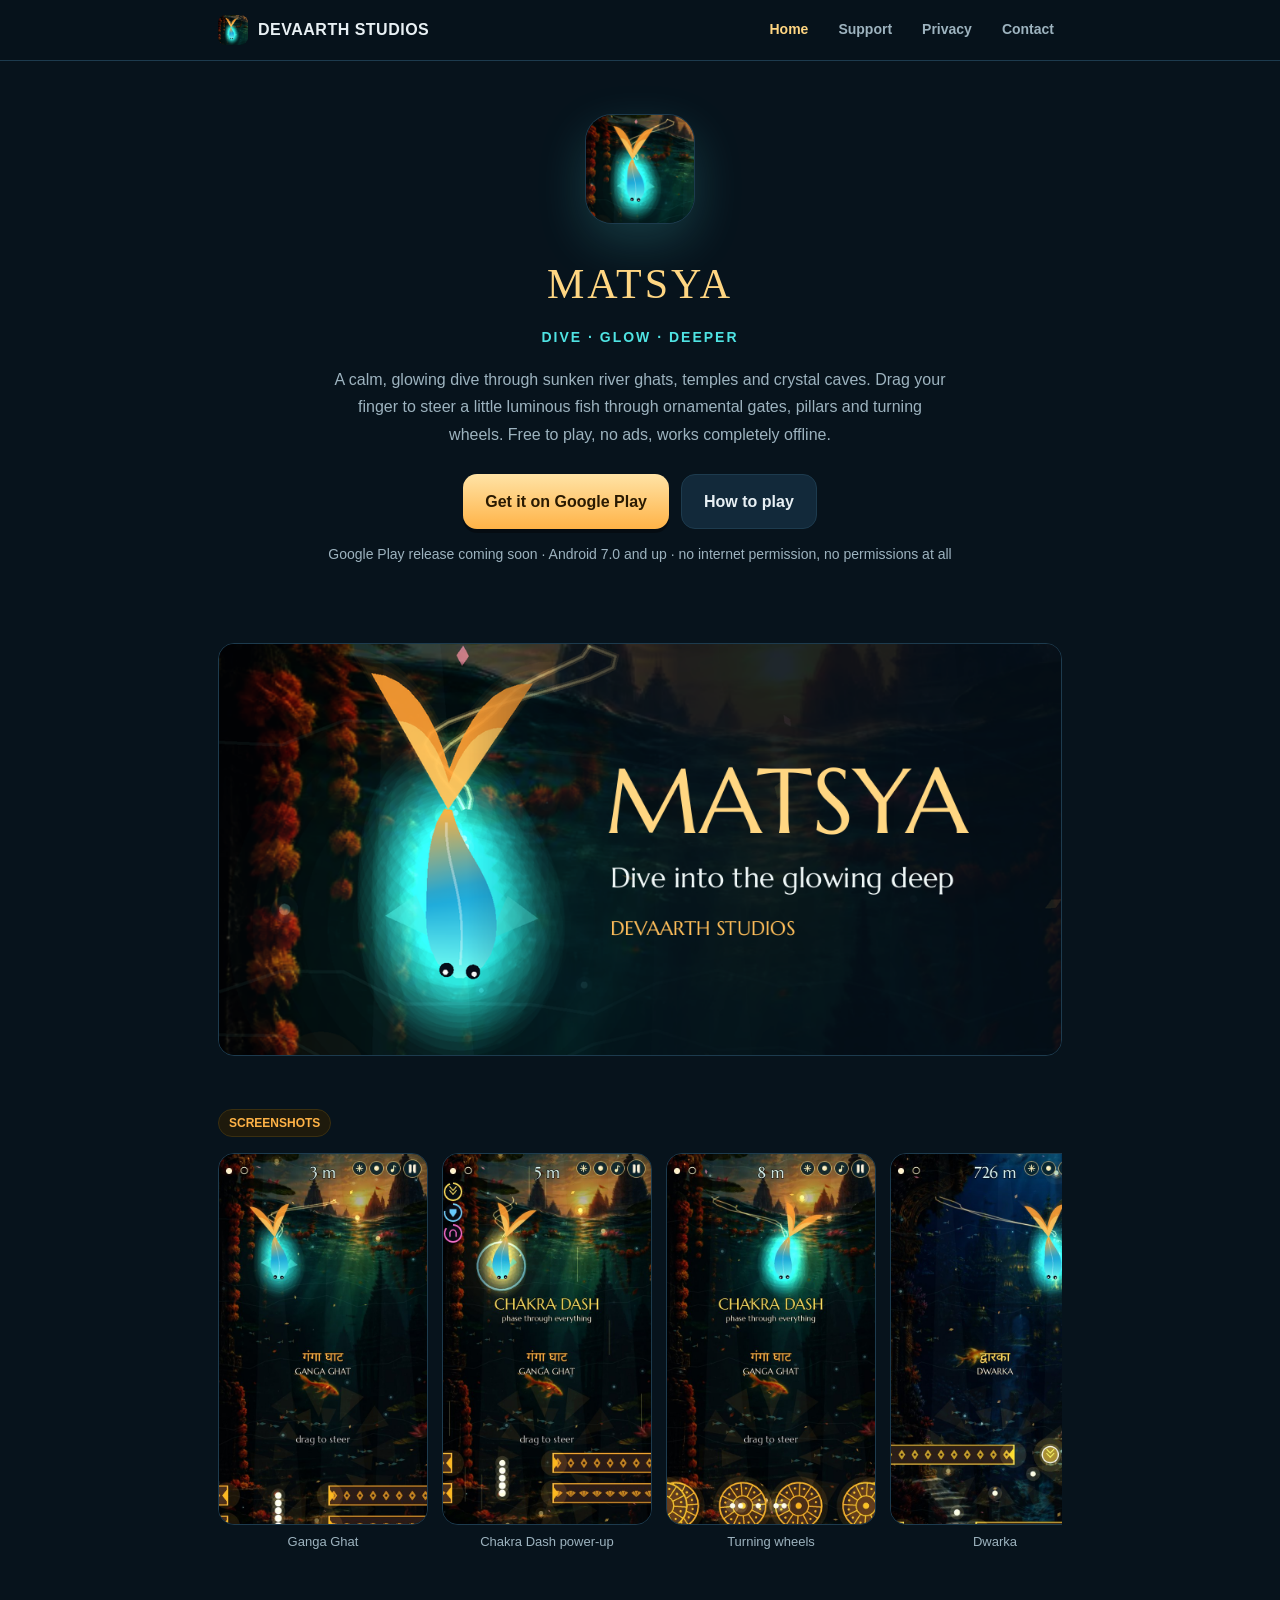
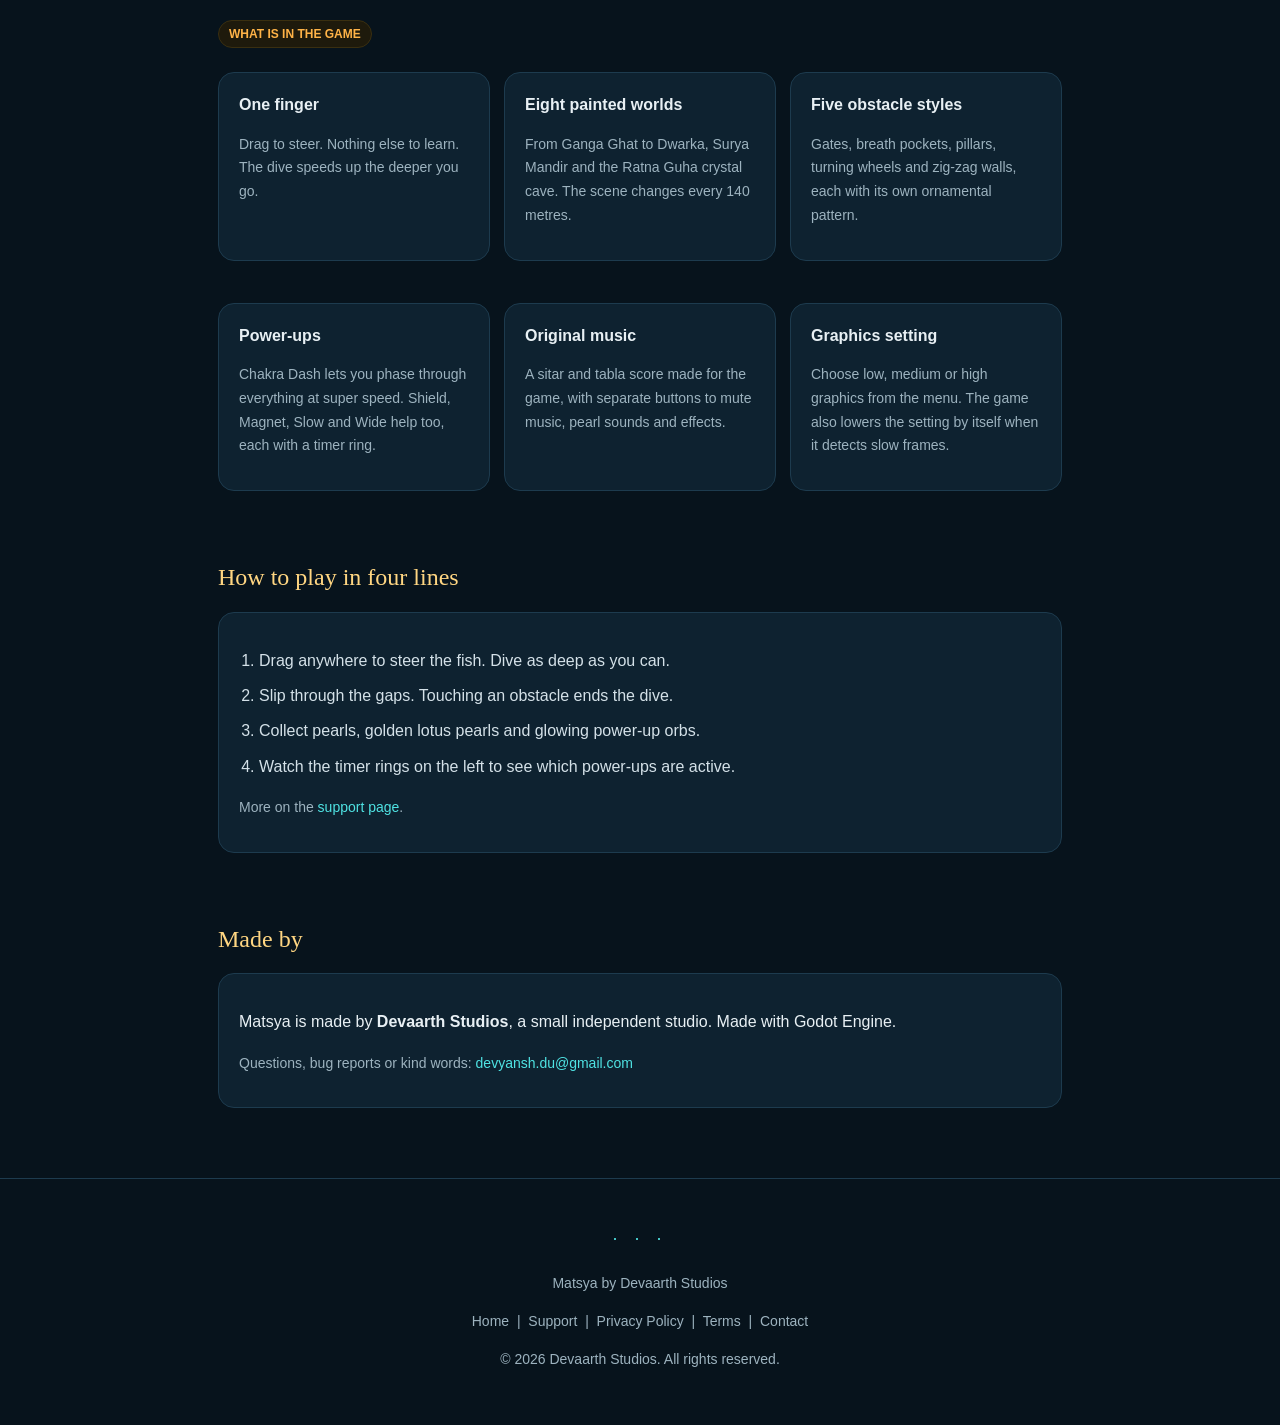
<file: index.html>
<!DOCTYPE html>
<html lang="en">
<head>
<meta charset="utf-8">
<meta name="viewport" content="width=device-width, initial-scale=1">
<title>Matsya by Devaarth Studios</title>
<meta name="description" content="Matsya is a calm one-finger dive through sunken temples and ghats. Steer a glowing fish, collect pearls and power-ups. No ads, plays offline.">
<meta property="og:title" content="Matsya by Devaarth Studios">
<meta property="og:description" content="Matsya is a calm one-finger dive through sunken temples and ghats. Steer a glowing fish, collect pearls and power-ups. No ads, plays offline.">
<meta property="og:image" content="assets/feature.png">
<meta property="og:type" content="website">
<link rel="icon" href="icon.png">
<link rel="stylesheet" href="style.css">
</head>
<body>
<header>
  <nav class="nav">
    <a class="brand" href="index.html"><img src="assets/icon-192.png" alt="Matsya icon"><span class="word">DEVAARTH STUDIOS</span></a>
    <span class="spacer"></span>
    <a class="link active" href="index.html">Home</a>
    <a class="link" href="support.html">Support</a>
    <a class="link" href="privacy.html">Privacy</a>
    <a class="link" href="contact.html">Contact</a>
  </nav>
</header>
<main class="wrap">

  <div class="hero">
    <img class="logo" src="icon.png" alt="Matsya">
    <h1>MATSYA</h1>
    <p class="tagline">DIVE &middot; GLOW &middot; DEEPER</p>
    <p class="lead">A calm, glowing dive through sunken river ghats, temples and crystal caves. Drag your finger to steer a little luminous fish through ornamental gates, pillars and turning wheels. Free to play, no ads, works completely offline.</p>
    <div class="btnrow">
      <a class="btn" href="https://play.google.com/store/apps/details?id=com.devaarthstudios.matsya">Get it on Google Play</a>
      <a class="btn ghost" href="support.html">How to play</a>
    </div>
    <p class="muted">Google Play release coming soon &middot; Android 7.0 and up &middot; no internet permission, no permissions at all</p>
  </div>
  <section><img class="feature" src="assets/feature.png" alt="Matsya feature graphic"></section>
  <section>
    <div class="pill">SCREENSHOTS</div>
    <div class="shots"><figure><img src="assets/shot_play.jpg" alt="Ganga Ghat" loading="lazy"><figcaption>Ganga Ghat</figcaption></figure><figure><img src="assets/shot_powerups.jpg" alt="Chakra Dash power-up" loading="lazy"><figcaption>Chakra Dash power-up</figcaption></figure><figure><img src="assets/shot_wheels.jpg" alt="Turning wheels" loading="lazy"><figcaption>Turning wheels</figcaption></figure><figure><img src="assets/shot_dwarka.jpg" alt="Dwarka" loading="lazy"><figcaption>Dwarka</figcaption></figure><figure><img src="assets/shot_surya.jpg" alt="Surya Mandir" loading="lazy"><figcaption>Surya Mandir</figcaption></figure><figure><img src="assets/shot_guha.jpg" alt="Ratna Guha" loading="lazy"><figcaption>Ratna Guha</figcaption></figure><figure><img src="assets/shot_pause.jpg" alt="Pause and sound icons" loading="lazy"><figcaption>Pause and sound icons</figcaption></figure><figure><img src="assets/shot_over.jpg" alt="The tide turns" loading="lazy"><figcaption>The tide turns</figcaption></figure></div>
  </section>
  <section>
    <div class="pill">WHAT IS IN THE GAME</div>
    <div class="grid">
      <div class="card"><h3>One finger</h3><p class="muted">Drag to steer. Nothing else to learn. The dive speeds up the deeper you go.</p></div>
      <div class="card"><h3>Eight painted worlds</h3><p class="muted">From Ganga Ghat to Dwarka, Surya Mandir and the Ratna Guha crystal cave. The scene changes every 140 metres.</p></div>
      <div class="card"><h3>Five obstacle styles</h3><p class="muted">Gates, breath pockets, pillars, turning wheels and zig-zag walls, each with its own ornamental pattern.</p></div>
      <div class="card"><h3>Power-ups</h3><p class="muted">Chakra Dash lets you phase through everything at super speed. Shield, Magnet, Slow and Wide help too, each with a timer ring.</p></div>
      <div class="card"><h3>Original music</h3><p class="muted">A sitar and tabla score made for the game, with separate buttons to mute music, pearl sounds and effects.</p></div>
      <div class="card"><h3>Graphics setting</h3><p class="muted">Choose low, medium or high graphics from the menu. The game also lowers the setting by itself when it detects slow frames.</p></div>
    </div>
  </section>
  <section>
    <h2>How to play in four lines</h2>
    <div class="card"><ol class="steps">
      <li>Drag anywhere to steer the fish. Dive as deep as you can.</li>
      <li>Slip through the gaps. Touching an obstacle ends the dive.</li>
      <li>Collect pearls, golden lotus pearls and glowing power-up orbs.</li>
      <li>Watch the timer rings on the left to see which power-ups are active.</li>
    </ol><p class="muted">More on the <a href="support.html">support page</a>.</p></div>
  </section>
  <section>
    <h2>Made by</h2>
    <div class="card"><p>Matsya is made by <strong>Devaarth Studios</strong>, a small independent studio. Made with Godot Engine.</p>
    <p class="muted">Questions, bug reports or kind words: <a href="mailto:devyansh.du@gmail.com">devyansh.du@gmail.com</a></p></div>
  </section>

</main>
<footer>
  <div class="wrap">
    <p class="dots">&middot; &middot; &middot;</p>
    <p>Matsya by Devaarth Studios</p>
    <p>
      <a href="index.html">Home</a> &nbsp;|&nbsp;
      <a href="support.html">Support</a> &nbsp;|&nbsp;
      <a href="privacy.html">Privacy Policy</a> &nbsp;|&nbsp;
      <a href="terms.html">Terms</a> &nbsp;|&nbsp;
      <a href="contact.html">Contact</a>
    </p>
    <p class="muted">&copy; 2026 Devaarth Studios. All rights reserved.</p>
  </div>
</footer>
</body>
</html>
</file>
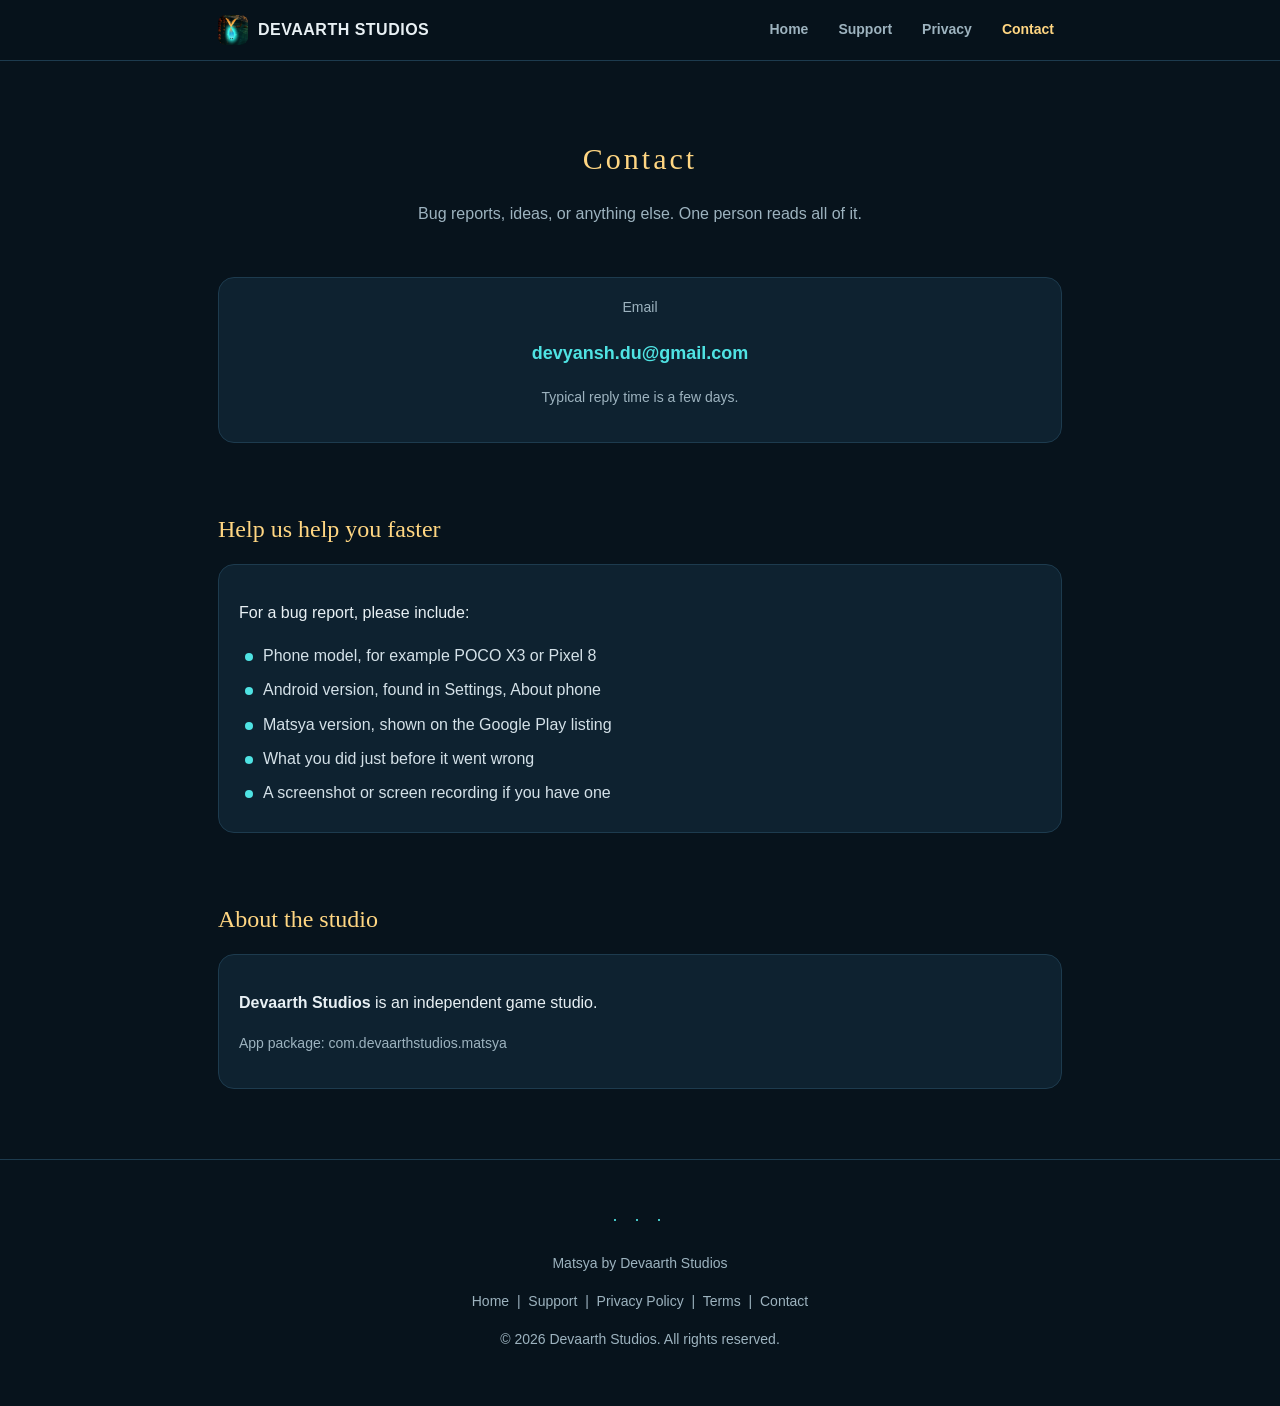
<file: contact.html>
<!DOCTYPE html>
<html lang="en">
<head>
<meta charset="utf-8">
<meta name="viewport" content="width=device-width, initial-scale=1">
<title>Contact - Matsya</title>
<meta name="description" content="Contact Devaarth Studios about Matsya.">
<meta property="og:title" content="Contact - Matsya">
<meta property="og:description" content="Contact Devaarth Studios about Matsya.">
<meta property="og:image" content="assets/feature.png">
<meta property="og:type" content="website">
<link rel="icon" href="icon.png">
<link rel="stylesheet" href="style.css">
</head>
<body>
<header>
  <nav class="nav">
    <a class="brand" href="index.html"><img src="assets/icon-192.png" alt="Matsya icon"><span class="word">DEVAARTH STUDIOS</span></a>
    <span class="spacer"></span>
    <a class="link" href="index.html">Home</a>
    <a class="link" href="support.html">Support</a>
    <a class="link" href="privacy.html">Privacy</a>
    <a class="link active" href="contact.html">Contact</a>
  </nav>
</header>
<main class="wrap">
<div class="hero" style="padding-bottom:10px"><h1 style="font-size:30px">Contact</h1><p class="lead">Bug reports, ideas, or anything else. One person reads all of it.</p></div>
  <section><div class="card" style="text-align:center"><p class="muted" style="margin-top:0">Email</p>
  <p class="mail"><a href="mailto:devyansh.du@gmail.com">devyansh.du@gmail.com</a></p><p class="muted">Typical reply time is a few days.</p></div></section>
  <section><h2>Help us help you faster</h2><div class="card"><p>For a bug report, please include:</p><ul class="clean">
    <li>Phone model, for example POCO X3 or Pixel 8</li><li>Android version, found in Settings, About phone</li>
    <li>Matsya version, shown on the Google Play listing</li><li>What you did just before it went wrong</li>
    <li>A screenshot or screen recording if you have one</li></ul></div></section>
  <section><h2>About the studio</h2><div class="card"><p><strong>Devaarth Studios</strong> is an independent game studio.</p>
  <p class="muted">App package: com.devaarthstudios.matsya</p></div></section>

</main>
<footer>
  <div class="wrap">
    <p class="dots">&middot; &middot; &middot;</p>
    <p>Matsya by Devaarth Studios</p>
    <p>
      <a href="index.html">Home</a> &nbsp;|&nbsp;
      <a href="support.html">Support</a> &nbsp;|&nbsp;
      <a href="privacy.html">Privacy Policy</a> &nbsp;|&nbsp;
      <a href="terms.html">Terms</a> &nbsp;|&nbsp;
      <a href="contact.html">Contact</a>
    </p>
    <p class="muted">&copy; 2026 Devaarth Studios. All rights reserved.</p>
  </div>
</footer>
</body>
</html>
</file>
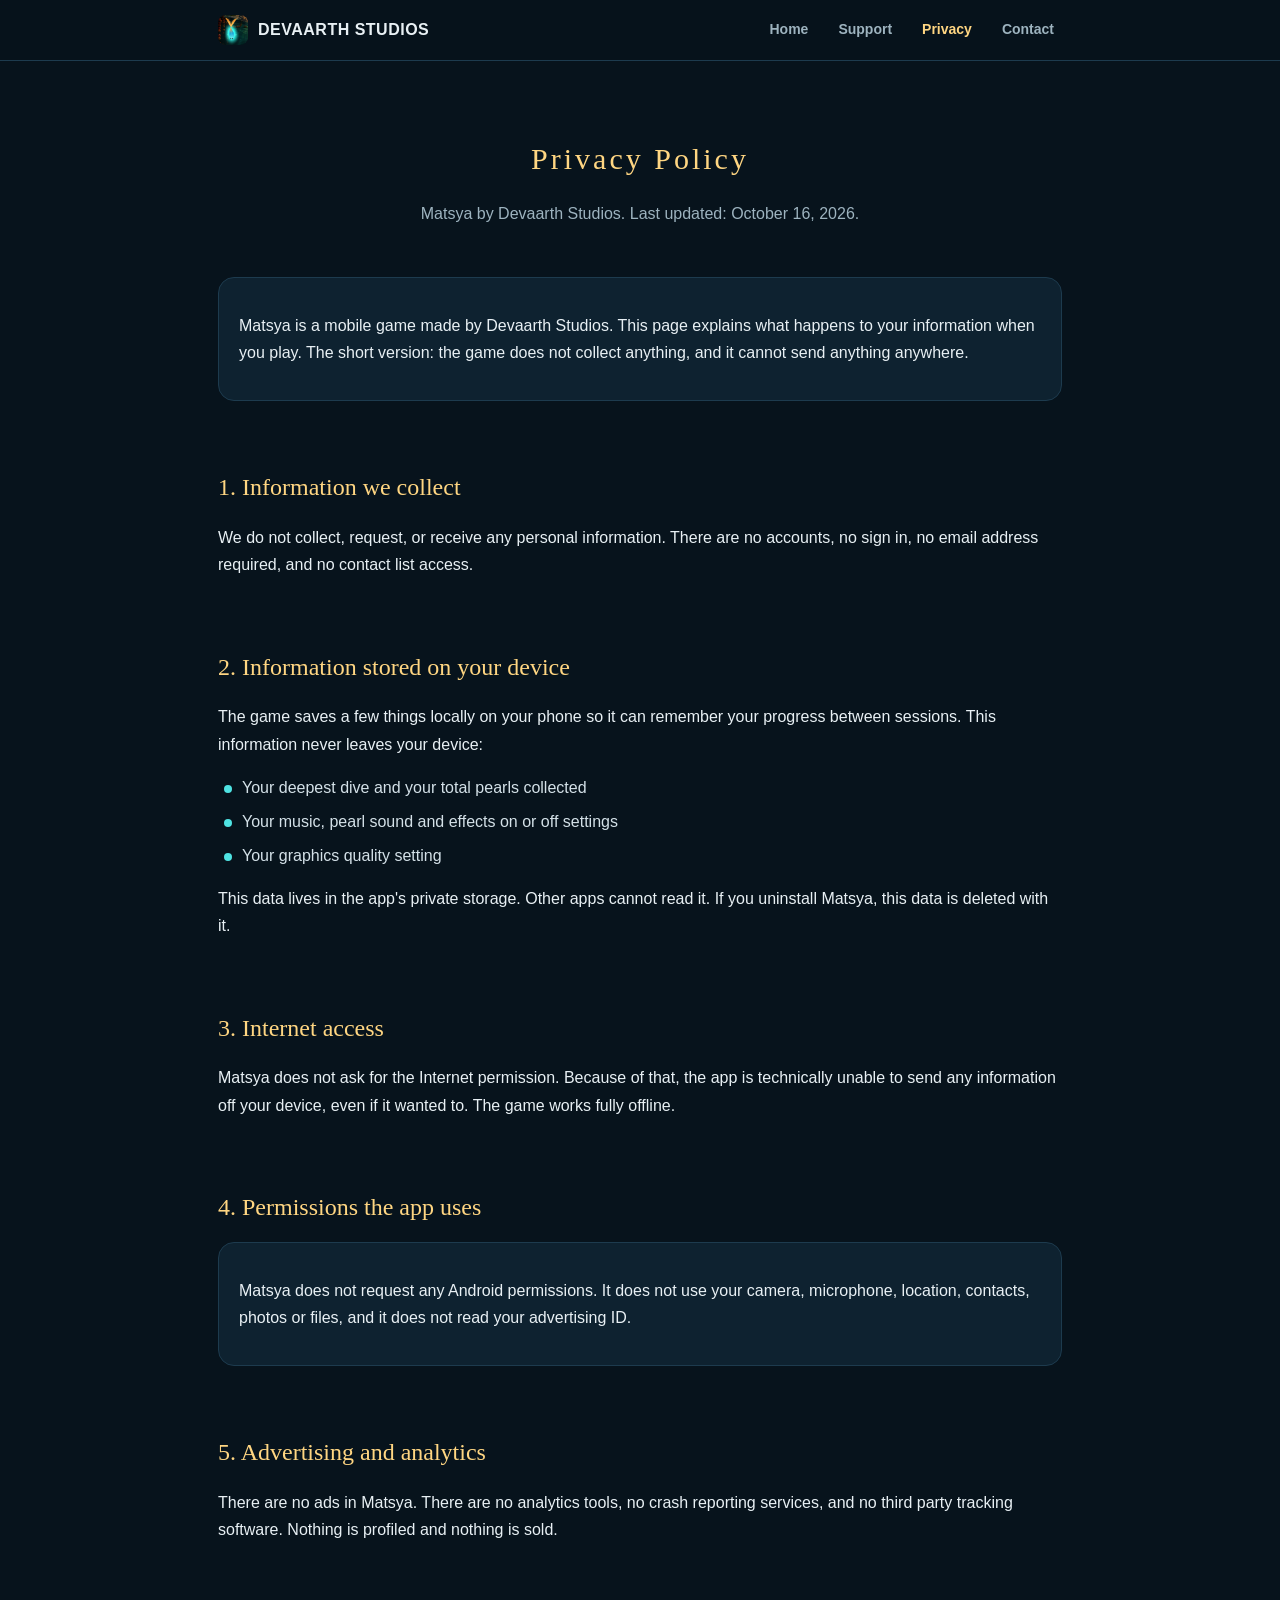
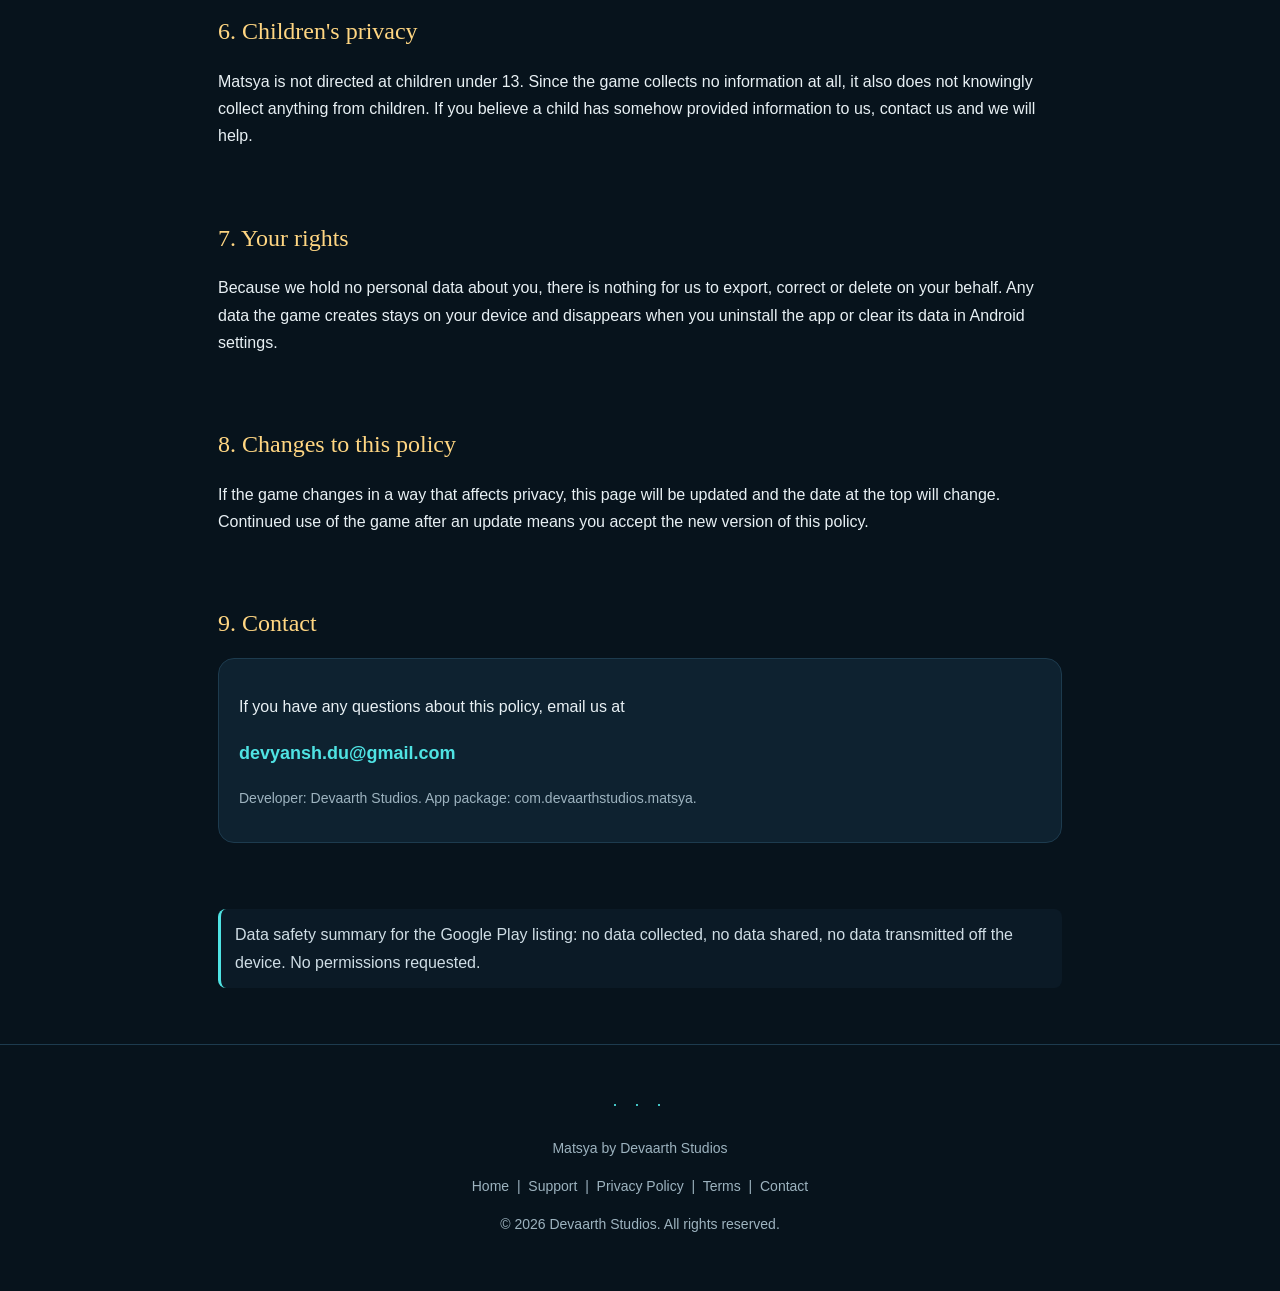
<file: privacy.html>
<!DOCTYPE html>
<html lang="en">
<head>
<meta charset="utf-8">
<meta name="viewport" content="width=device-width, initial-scale=1">
<title>Privacy Policy - Matsya</title>
<meta name="description" content="Privacy policy for Matsya by Devaarth Studios. The game collects no data, has no ads and no internet access.">
<meta property="og:title" content="Privacy Policy - Matsya">
<meta property="og:description" content="Privacy policy for Matsya by Devaarth Studios. The game collects no data, has no ads and no internet access.">
<meta property="og:image" content="assets/feature.png">
<meta property="og:type" content="website">
<link rel="icon" href="icon.png">
<link rel="stylesheet" href="style.css">
</head>
<body>
<header>
  <nav class="nav">
    <a class="brand" href="index.html"><img src="assets/icon-192.png" alt="Matsya icon"><span class="word">DEVAARTH STUDIOS</span></a>
    <span class="spacer"></span>
    <a class="link" href="index.html">Home</a>
    <a class="link" href="support.html">Support</a>
    <a class="link active" href="privacy.html">Privacy</a>
    <a class="link" href="contact.html">Contact</a>
  </nav>
</header>
<main class="wrap">
<div class="hero" style="padding-bottom:10px"><h1 style="font-size:30px">Privacy Policy</h1><p class="lead">Matsya by Devaarth Studios. Last updated: October 16, 2026.</p></div>
  <section><div class="card"><p>Matsya is a mobile game made by Devaarth Studios. This page explains what happens to your information when you play. The short version: the game does not collect anything, and it cannot send anything anywhere.</p></div></section>
  <section><h2>1. Information we collect</h2>
  <p>We do not collect, request, or receive any personal information. There are no accounts, no sign in, no email address required, and no contact list access.</p></section>
  <section><h2>2. Information stored on your device</h2>
  <p>The game saves a few things locally on your phone so it can remember your progress between sessions. This information never leaves your device:</p>
  <ul class="clean"><li>Your deepest dive and your total pearls collected</li><li>Your music, pearl sound and effects on or off settings</li><li>Your graphics quality setting</li></ul>
  <p>This data lives in the app's private storage. Other apps cannot read it. If you uninstall Matsya, this data is deleted with it.</p></section>
  <section><h2>3. Internet access</h2>
  <p>Matsya does not ask for the Internet permission. Because of that, the app is technically unable to send any information off your device, even if it wanted to. The game works fully offline.</p></section>
  <section><h2>4. Permissions the app uses</h2>
  <div class="card"><p>Matsya does not request any Android permissions. It does not use your camera, microphone, location, contacts, photos or files, and it does not read your advertising ID.</p></div></section>
  <section><h2>5. Advertising and analytics</h2>
  <p>There are no ads in Matsya. There are no analytics tools, no crash reporting services, and no third party tracking software. Nothing is profiled and nothing is sold.</p></section>
  <section><h2>6. Children's privacy</h2>
  <p>Matsya is not directed at children under 13. Since the game collects no information at all, it also does not knowingly collect anything from children. If you believe a child has somehow provided information to us, contact us and we will help.</p></section>
  <section><h2>7. Your rights</h2>
  <p>Because we hold no personal data about you, there is nothing for us to export, correct or delete on your behalf. Any data the game creates stays on your device and disappears when you uninstall the app or clear its data in Android settings.</p></section>
  <section><h2>8. Changes to this policy</h2>
  <p>If the game changes in a way that affects privacy, this page will be updated and the date at the top will change. Continued use of the game after an update means you accept the new version of this policy.</p></section>
  <section><h2>9. Contact</h2>
  <div class="card"><p>If you have any questions about this policy, email us at</p>
  <p class="mail"><a href="mailto:devyansh.du@gmail.com">devyansh.du@gmail.com</a></p>
  <p class="muted">Developer: Devaarth Studios. App package: com.devaarthstudios.matsya.</p></div></section>
  <section><div class="note">Data safety summary for the Google Play listing: no data collected, no data shared, no data transmitted off the device. No permissions requested.</div></section>

</main>
<footer>
  <div class="wrap">
    <p class="dots">&middot; &middot; &middot;</p>
    <p>Matsya by Devaarth Studios</p>
    <p>
      <a href="index.html">Home</a> &nbsp;|&nbsp;
      <a href="support.html">Support</a> &nbsp;|&nbsp;
      <a href="privacy.html">Privacy Policy</a> &nbsp;|&nbsp;
      <a href="terms.html">Terms</a> &nbsp;|&nbsp;
      <a href="contact.html">Contact</a>
    </p>
    <p class="muted">&copy; 2026 Devaarth Studios. All rights reserved.</p>
  </div>
</footer>
</body>
</html>
</file>
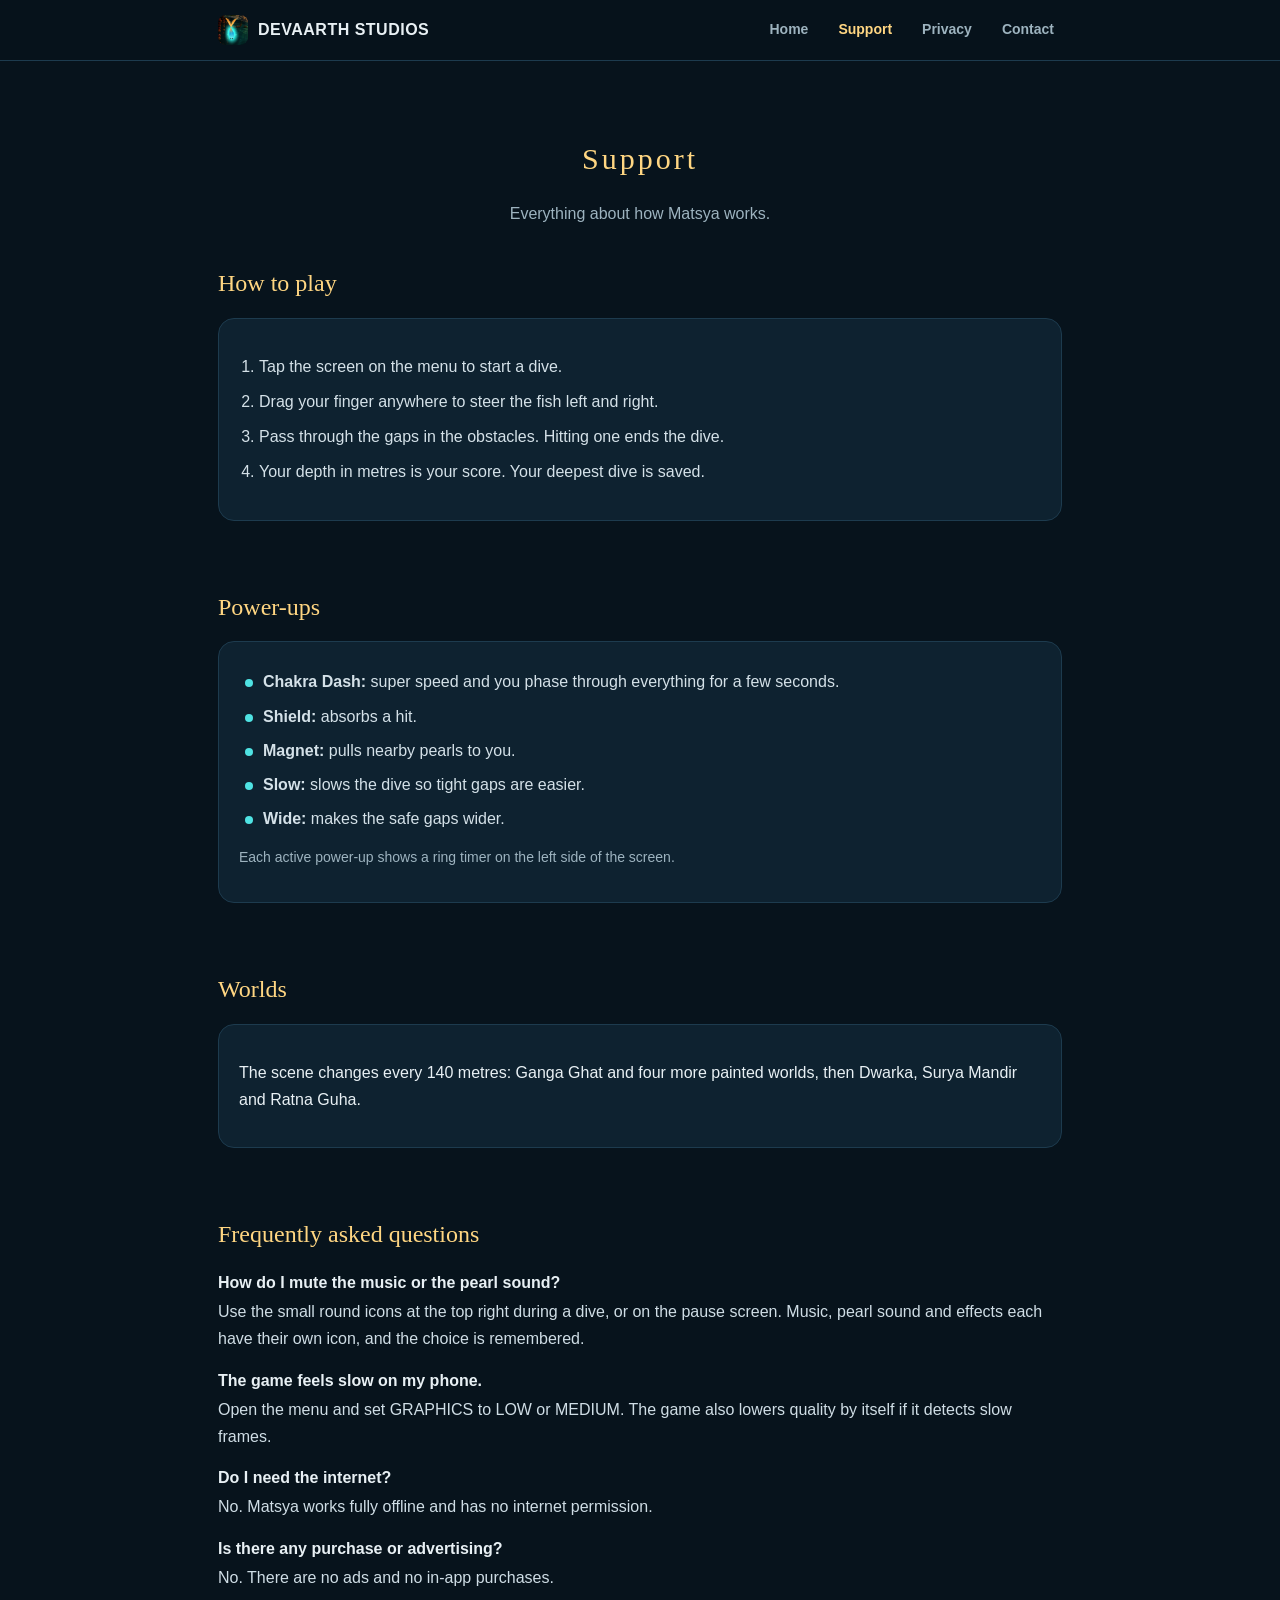
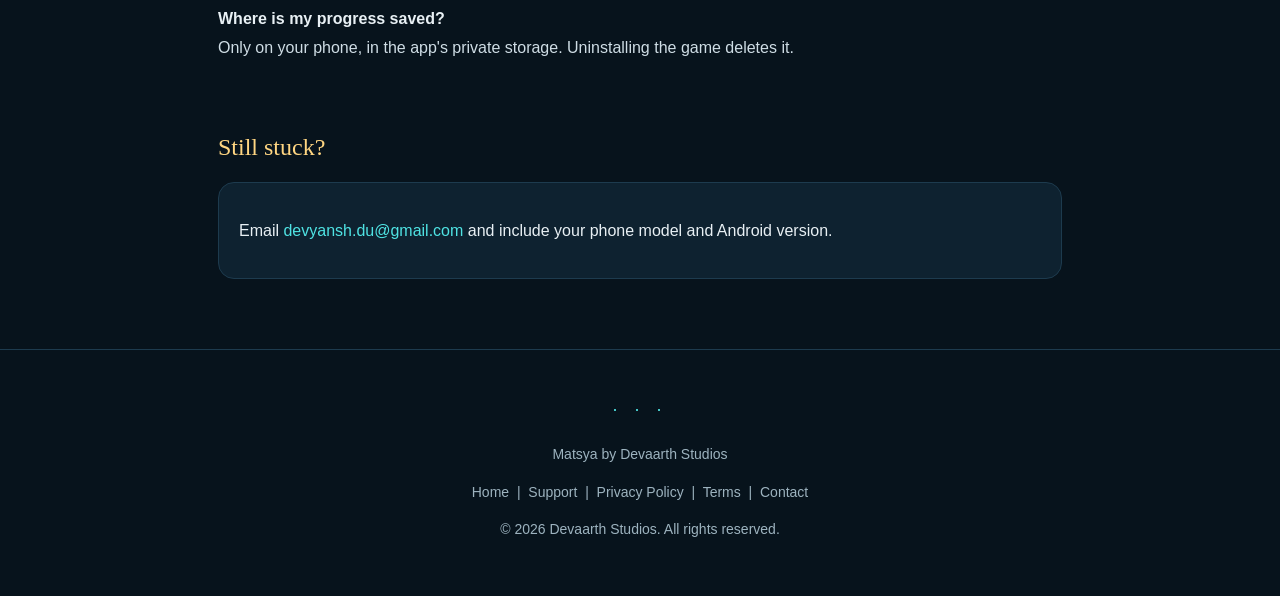
<file: support.html>
<!DOCTYPE html>
<html lang="en">
<head>
<meta charset="utf-8">
<meta name="viewport" content="width=device-width, initial-scale=1">
<title>Support - Matsya</title>
<meta name="description" content="How to play Matsya, power-ups, sound controls and troubleshooting.">
<meta property="og:title" content="Support - Matsya">
<meta property="og:description" content="How to play Matsya, power-ups, sound controls and troubleshooting.">
<meta property="og:image" content="assets/feature.png">
<meta property="og:type" content="website">
<link rel="icon" href="icon.png">
<link rel="stylesheet" href="style.css">
</head>
<body>
<header>
  <nav class="nav">
    <a class="brand" href="index.html"><img src="assets/icon-192.png" alt="Matsya icon"><span class="word">DEVAARTH STUDIOS</span></a>
    <span class="spacer"></span>
    <a class="link" href="index.html">Home</a>
    <a class="link active" href="support.html">Support</a>
    <a class="link" href="privacy.html">Privacy</a>
    <a class="link" href="contact.html">Contact</a>
  </nav>
</header>
<main class="wrap">
<div class="hero" style="padding-bottom:10px"><h1 style="font-size:30px">Support</h1><p class="lead">Everything about how Matsya works.</p></div>
  <section><h2>How to play</h2><div class="card"><ol class="steps">
    <li>Tap the screen on the menu to start a dive.</li>
    <li>Drag your finger anywhere to steer the fish left and right.</li>
    <li>Pass through the gaps in the obstacles. Hitting one ends the dive.</li>
    <li>Your depth in metres is your score. Your deepest dive is saved.</li></ol></div></section>
  <section><h2>Power-ups</h2><div class="card"><ul class="clean">
    <li><strong>Chakra Dash:</strong> super speed and you phase through everything for a few seconds.</li>
    <li><strong>Shield:</strong> absorbs a hit.</li>
    <li><strong>Magnet:</strong> pulls nearby pearls to you.</li>
    <li><strong>Slow:</strong> slows the dive so tight gaps are easier.</li>
    <li><strong>Wide:</strong> makes the safe gaps wider.</li></ul>
    <p class="muted">Each active power-up shows a ring timer on the left side of the screen.</p></div></section>
  <section><h2>Worlds</h2><div class="card"><p>The scene changes every 140 metres: Ganga Ghat and four more painted worlds, then Dwarka, Surya Mandir and Ratna Guha.</p></div></section>
  <section><h2>Frequently asked questions</h2>
    <div class="qa"><div class="q">How do I mute the music or the pearl sound?</div><div class="a">Use the small round icons at the top right during a dive, or on the pause screen. Music, pearl sound and effects each have their own icon, and the choice is remembered.</div></div>
    <div class="qa"><div class="q">The game feels slow on my phone.</div><div class="a">Open the menu and set GRAPHICS to LOW or MEDIUM. The game also lowers quality by itself if it detects slow frames.</div></div>
    <div class="qa"><div class="q">Do I need the internet?</div><div class="a">No. Matsya works fully offline and has no internet permission.</div></div>
    <div class="qa"><div class="q">Is there any purchase or advertising?</div><div class="a">No. There are no ads and no in-app purchases.</div></div>
    <div class="qa"><div class="q">Where is my progress saved?</div><div class="a">Only on your phone, in the app's private storage. Uninstalling the game deletes it.</div></div></section>
  <section><h2>Still stuck?</h2><div class="card"><p>Email <a href="mailto:devyansh.du@gmail.com">devyansh.du@gmail.com</a> and include your phone model and Android version.</p></div></section>

</main>
<footer>
  <div class="wrap">
    <p class="dots">&middot; &middot; &middot;</p>
    <p>Matsya by Devaarth Studios</p>
    <p>
      <a href="index.html">Home</a> &nbsp;|&nbsp;
      <a href="support.html">Support</a> &nbsp;|&nbsp;
      <a href="privacy.html">Privacy Policy</a> &nbsp;|&nbsp;
      <a href="terms.html">Terms</a> &nbsp;|&nbsp;
      <a href="contact.html">Contact</a>
    </p>
    <p class="muted">&copy; 2026 Devaarth Studios. All rights reserved.</p>
  </div>
</footer>
</body>
</html>
</file>
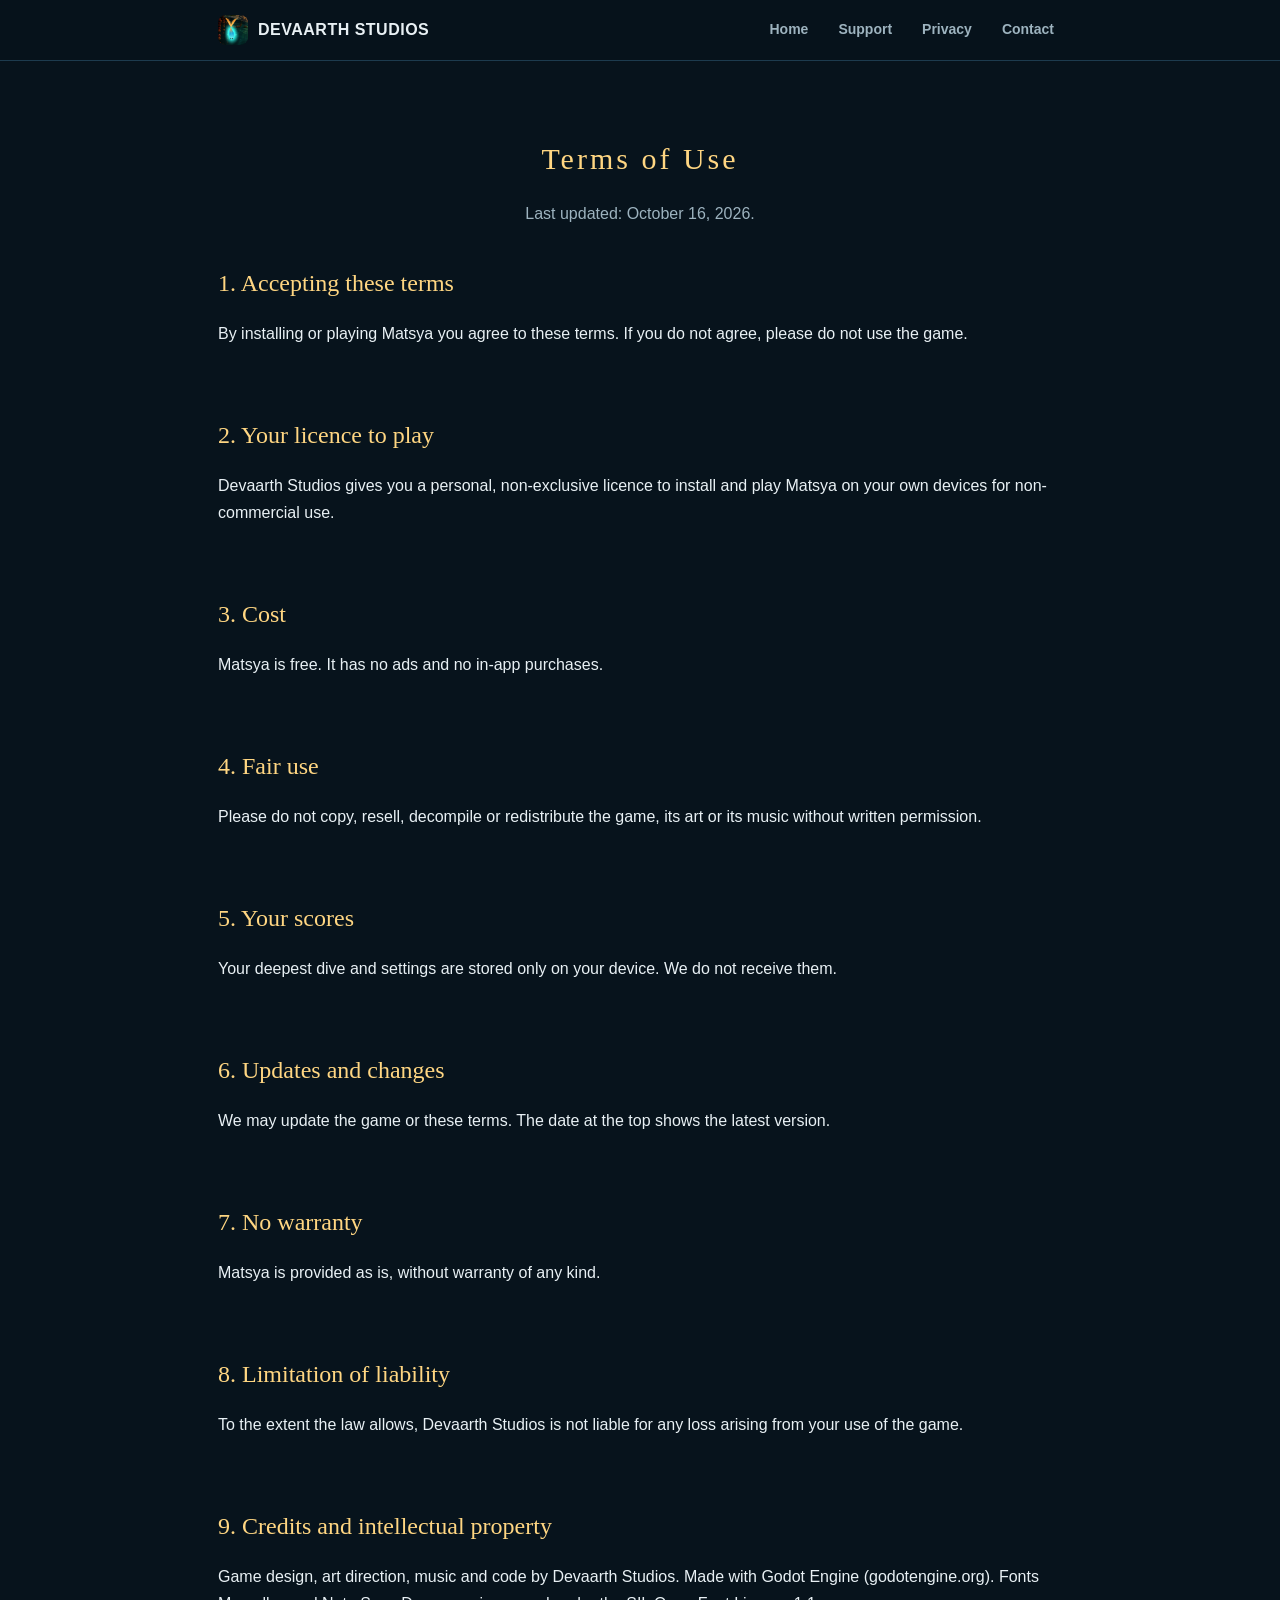
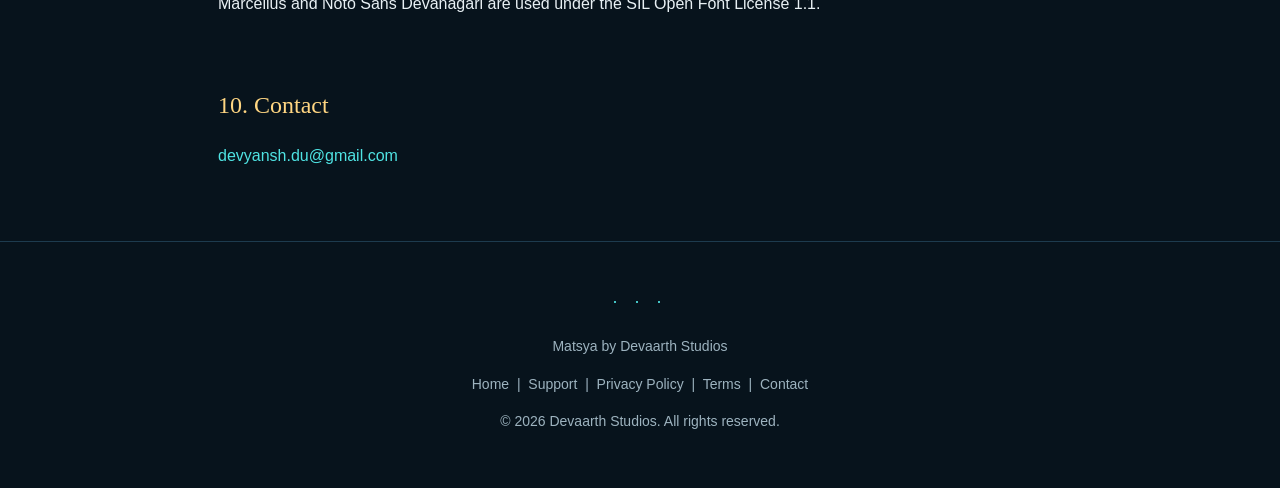
<file: terms.html>
<!DOCTYPE html>
<html lang="en">
<head>
<meta charset="utf-8">
<meta name="viewport" content="width=device-width, initial-scale=1">
<title>Terms of Use - Matsya</title>
<meta name="description" content="Terms of use for Matsya by Devaarth Studios.">
<meta property="og:title" content="Terms of Use - Matsya">
<meta property="og:description" content="Terms of use for Matsya by Devaarth Studios.">
<meta property="og:image" content="assets/feature.png">
<meta property="og:type" content="website">
<link rel="icon" href="icon.png">
<link rel="stylesheet" href="style.css">
</head>
<body>
<header>
  <nav class="nav">
    <a class="brand" href="index.html"><img src="assets/icon-192.png" alt="Matsya icon"><span class="word">DEVAARTH STUDIOS</span></a>
    <span class="spacer"></span>
    <a class="link" href="index.html">Home</a>
    <a class="link" href="support.html">Support</a>
    <a class="link" href="privacy.html">Privacy</a>
    <a class="link" href="contact.html">Contact</a>
  </nav>
</header>
<main class="wrap">
<div class="hero" style="padding-bottom:10px"><h1 style="font-size:30px">Terms of Use</h1><p class="lead">Last updated: October 16, 2026.</p></div>
  <section><h2>1. Accepting these terms</h2><p>By installing or playing Matsya you agree to these terms. If you do not agree, please do not use the game.</p></section>
  <section><h2>2. Your licence to play</h2><p>Devaarth Studios gives you a personal, non-exclusive licence to install and play Matsya on your own devices for non-commercial use.</p></section>
  <section><h2>3. Cost</h2><p>Matsya is free. It has no ads and no in-app purchases.</p></section>
  <section><h2>4. Fair use</h2><p>Please do not copy, resell, decompile or redistribute the game, its art or its music without written permission.</p></section>
  <section><h2>5. Your scores</h2><p>Your deepest dive and settings are stored only on your device. We do not receive them.</p></section>
  <section><h2>6. Updates and changes</h2><p>We may update the game or these terms. The date at the top shows the latest version.</p></section>
  <section><h2>7. No warranty</h2><p>Matsya is provided as is, without warranty of any kind.</p></section>
  <section><h2>8. Limitation of liability</h2><p>To the extent the law allows, Devaarth Studios is not liable for any loss arising from your use of the game.</p></section>
  <section><h2>9. Credits and intellectual property</h2><p>Game design, art direction, music and code by Devaarth Studios. Made with Godot Engine (godotengine.org). Fonts Marcellus and Noto Sans Devanagari are used under the SIL Open Font License 1.1.</p></section>
  <section><h2>10. Contact</h2><p><a href="mailto:devyansh.du@gmail.com">devyansh.du@gmail.com</a></p></section>

</main>
<footer>
  <div class="wrap">
    <p class="dots">&middot; &middot; &middot;</p>
    <p>Matsya by Devaarth Studios</p>
    <p>
      <a href="index.html">Home</a> &nbsp;|&nbsp;
      <a href="support.html">Support</a> &nbsp;|&nbsp;
      <a href="privacy.html">Privacy Policy</a> &nbsp;|&nbsp;
      <a href="terms.html">Terms</a> &nbsp;|&nbsp;
      <a href="contact.html">Contact</a>
    </p>
    <p class="muted">&copy; 2026 Devaarth Studios. All rights reserved.</p>
  </div>
</footer>
</body>
</html>
</file>
<file: style.css>
:root{--bg:#07131c;--bg2:#0c1e2b;--card:#0e2230;--line:#1d3b4e;--text:#e8f0f4;--dim:#9db3bf;--teal:#4fe3e3;--gold:#ffd682;--amber:#ffb347;}
*{box-sizing:border-box}
html{scroll-behavior:smooth}
body{margin:0;background:var(--bg);color:var(--text);font:16px/1.7 -apple-system,"Segoe UI",Roboto,Arial,sans-serif;-webkit-font-smoothing:antialiased}
a{color:var(--teal);text-decoration:none}
a:hover{text-decoration:underline}
.wrap{max-width:880px;margin:0 auto;padding:0 18px}
header{position:sticky;top:0;z-index:20;background:rgba(7,19,28,.92);border-bottom:1px solid var(--line);backdrop-filter:blur(8px)}
.nav{display:flex;align-items:center;gap:14px;max-width:880px;margin:0 auto;padding:12px 18px;flex-wrap:wrap}
.brand{display:flex;align-items:center;gap:10px;font-weight:800;letter-spacing:.5px;color:var(--text);white-space:nowrap}
.brand img{width:30px;height:30px;border-radius:8px}
.nav .spacer{flex:1}
.nav a.link{color:var(--dim);font-size:14px;font-weight:600;padding:6px 8px;border-radius:8px}
.nav a.link:hover{color:var(--text);background:#12293a;text-decoration:none}
.nav a.link.active{color:var(--gold)}
.hero{padding:54px 0 30px;text-align:center}
.hero img.logo{width:108px;height:108px;border-radius:26px;box-shadow:0 0 0 1px var(--line),0 18px 50px rgba(79,227,227,.2)}
h1{font-family:Georgia,"Times New Roman",serif;font-size:42px;margin:18px 0 6px;letter-spacing:3px;font-weight:normal;color:var(--gold)}
.tagline{color:var(--teal);font-weight:700;letter-spacing:2px;font-size:14px;margin:0}
.lead{color:var(--dim);max-width:620px;margin:16px auto 0}
.btnrow{display:flex;gap:12px;justify-content:center;flex-wrap:wrap;margin:26px 0 8px}
.btn{display:inline-flex;align-items:center;gap:8px;background:linear-gradient(180deg,#ffe3a6,var(--amber));color:#2a1a02;font-weight:800;padding:13px 22px;border-radius:14px;box-shadow:0 4px 0 rgba(0,0,0,.35)}
.btn:hover{text-decoration:none;filter:brightness(1.05)}
.btn.ghost{background:#12293a;color:var(--text);border:1px solid var(--line);box-shadow:none}
section{padding:26px 0}
h2{font-family:Georgia,"Times New Roman",serif;font-weight:normal;font-size:24px;margin:0 0 12px;color:var(--gold)}
h3{font-size:16px;margin:22px 0 6px}
.card{background:var(--card);border:1px solid var(--line);border-radius:16px;padding:18px 20px;margin:14px 0}
.card h3{margin-top:0}
.grid{display:grid;grid-template-columns:repeat(auto-fit,minmax(240px,1fr));gap:14px}
ul.clean{list-style:none;padding-left:0;margin:8px 0}
ul.clean li{padding-left:24px;position:relative;margin:7px 0;color:#d4e1e8}
ul.clean li::before{content:"";position:absolute;left:6px;top:11px;width:8px;height:8px;border-radius:50%;background:var(--teal)}
ol.steps{padding-left:20px;color:#d4e1e8}
ol.steps li{margin:8px 0}
.pill{display:inline-block;font-size:12px;font-weight:700;color:var(--amber);border:1px solid #3a2f10;background:#1e1a0c;padding:3px 10px;border-radius:999px;margin-bottom:10px}
.muted{color:var(--dim);font-size:14px}
.note{background:#0b1a26;border-left:3px solid var(--teal);border-radius:8px;padding:12px 14px;color:#cfdde5}
.qa{margin:14px 0}.qa .q{font-weight:700}.qa .a{color:#cfdde5;margin-top:2px}
.mail{font-size:18px;font-weight:700;word-break:break-all}
.feature{width:100%;border-radius:16px;border:1px solid var(--line);display:block;margin:6px 0 0}
.shots{display:flex;gap:14px;overflow-x:auto;padding:6px 2px 14px;scroll-snap-type:x mandatory}
.shots figure{margin:0;flex:0 0 auto;width:210px;scroll-snap-align:start}
.shots img{width:100%;border-radius:16px;border:1px solid var(--line);display:block}
.shots figcaption{font-size:13px;color:var(--dim);text-align:center;margin-top:6px}
footer{border-top:1px solid var(--line);margin-top:30px;padding:26px 0 40px;color:var(--dim);font-size:14px;text-align:center}
footer a{color:var(--dim)}
footer .dots{letter-spacing:6px;color:var(--teal);font-size:18px}
@media(max-width:640px){.nav{gap:6px 8px;padding:10px 14px}.nav a.link{font-size:13px;padding:5px 7px}.brand{font-size:13px}.brand img{width:26px;height:26px}h1{font-size:32px}.hero{padding:34px 0 22px}.hero img.logo{width:92px;height:92px}.mail{font-size:16px}.shots figure{width:170px}}
@media(max-width:420px){.brand .word{display:none}}
</file>
